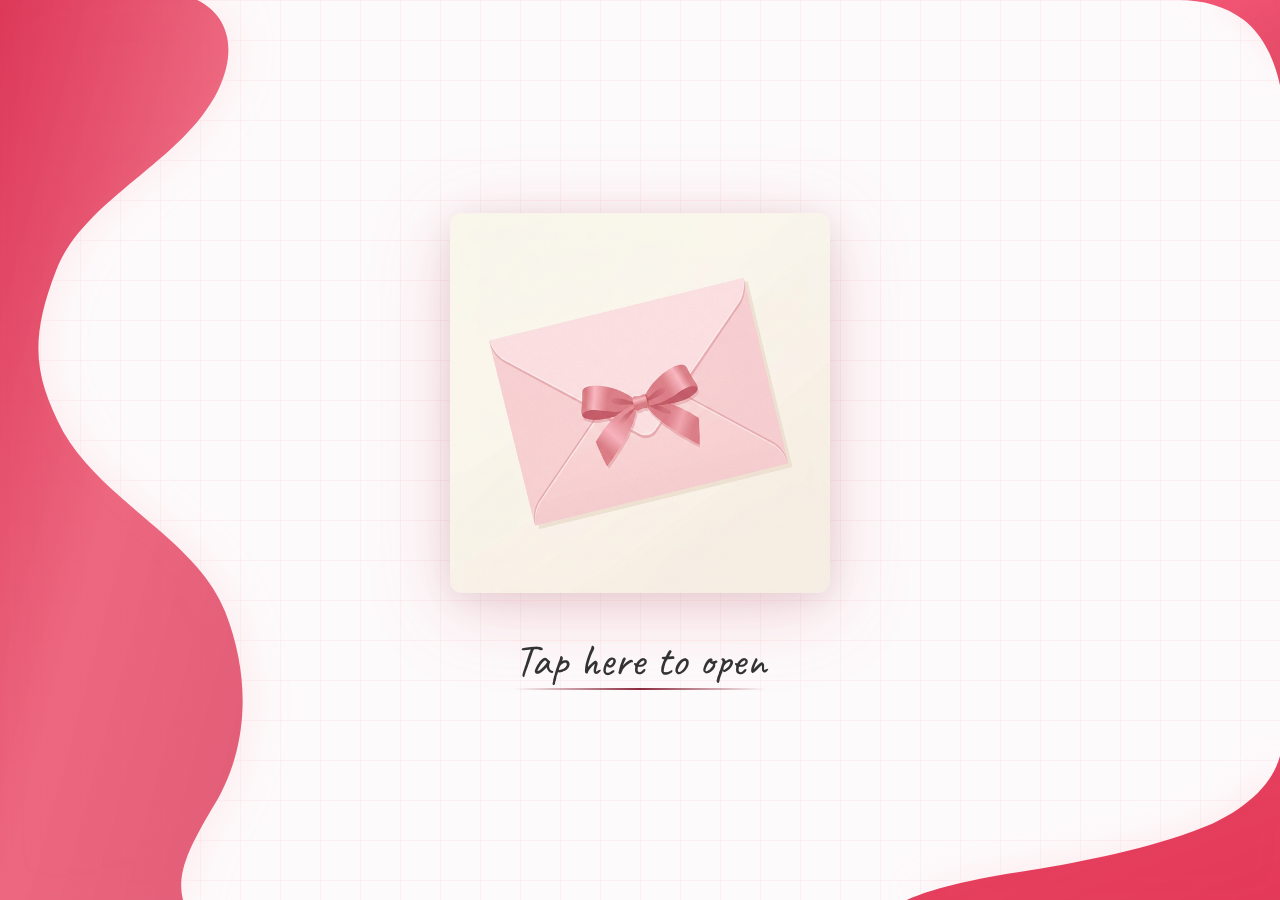
<file: envelope.html>
<!DOCTYPE html>
<html lang="en">

<head>
    <meta charset="UTF-8">
    <meta name="viewport" content="width=device-width, initial-scale=1.0">
    <title>A Special Surprise</title>
    <link rel="stylesheet" href="style.css">
    <link
        href="https://fonts.googleapis.com/css2?family=Dancing+Script:wght@400;700&family=Caveat:wght@400;700&display=swap"
        rel="stylesheet">
    <style>
        body, html {
            margin: 0;
            padding: 0;
            width: 100%;
            height: 100%;
            overflow: hidden;
            background-color: var(--bg-cream);
        }

        /* ===== Envelope Page ===== */
        .envelope-page {
            position: relative;
            z-index: 15;
            display: flex;
            flex-direction: column;
            align-items: center;
            justify-content: center;
            min-height: 100vh;
            padding: 40px;
            animation: fadeInUp 1s ease-out;
        }

        .envelope-wrapper {
            position: relative;
            cursor: pointer;
            transition: transform 0.4s cubic-bezier(0.34, 1.56, 0.64, 1);
        }

        .envelope-wrapper:hover {
            transform: scale(1.03) translateY(-5px);
        }

        .envelope-wrapper:active {
            transform: scale(0.98);
        }

        .envelope-img {
            width: 380px;
            max-width: 80vw;
            border-radius: 12px;
            filter: drop-shadow(0 15px 40px rgba(211, 49, 82, 0.2))
                    drop-shadow(0 5px 15px rgba(0, 0, 0, 0.08));
            transition: filter 0.3s ease;
        }

        .envelope-wrapper:hover .envelope-img {
            filter: drop-shadow(0 20px 50px rgba(211, 49, 82, 0.3))
                    drop-shadow(0 8px 20px rgba(0, 0, 0, 0.1));
        }

        /* Sparkle particles around envelope */
        .sparkle {
            position: absolute;
            width: 6px;
            height: 6px;
            background: #e33051;
            border-radius: 50%;
            opacity: 0;
            animation: sparkleFloat 3s ease-in-out infinite;
        }

        .sparkle:nth-child(1) { top: -10px; left: 20%; animation-delay: 0s; }
        .sparkle:nth-child(2) { top: 10%; right: -10px; animation-delay: 0.5s; }
        .sparkle:nth-child(3) { bottom: -10px; left: 40%; animation-delay: 1s; }
        .sparkle:nth-child(4) { top: 30%; left: -10px; animation-delay: 1.5s; }
        .sparkle:nth-child(5) { top: -10px; right: 30%; animation-delay: 2s; }
        .sparkle:nth-child(6) { bottom: 20%; right: -10px; animation-delay: 0.8s; }

        @keyframes sparkleFloat {
            0%, 100% { opacity: 0; transform: scale(0) translateY(0); }
            50% { opacity: 0.8; transform: scale(1.2) translateY(-10px); }
        }

        /* Pulsing glow behind envelope */
        .envelope-glow {
            position: absolute;
            top: 50%;
            left: 50%;
            transform: translate(-50%, -50%);
            width: 420px;
            height: 320px;
            max-width: 85vw;
            background: radial-gradient(ellipse, rgba(255, 182, 193, 0.35) 0%, transparent 70%);
            border-radius: 50%;
            animation: glowPulse 3s ease-in-out infinite;
            z-index: -1;
        }

        @keyframes glowPulse {
            0%, 100% { transform: translate(-50%, -50%) scale(1); opacity: 0.6; }
            50% { transform: translate(-50%, -50%) scale(1.1); opacity: 1; }
        }

        /* Tap Here Text */
        .tap-text {
            font-family: 'Caveat', cursive;
            font-size: 2.8rem;
            color: #333;
            margin-top: 35px;
            opacity: 0;
            animation: fadeInUp 1s ease-out 0.5s forwards;
            position: relative;
        }

        .tap-text::after {
            content: '';
            position: absolute;
            bottom: -2px;
            left: 0;
            width: 100%;
            height: 2px;
            background: linear-gradient(90deg, transparent, #8c2a3d, transparent);
            animation: underlineShimmer 2s ease-in-out infinite;
        }

        @keyframes underlineShimmer {
            0%, 100% { opacity: 0.3; transform: scaleX(0.8); }
            50% { opacity: 0.8; transform: scaleX(1); }
        }

        /* Small hearts floating */
        .floating-hearts {
            position: fixed;
            top: 0;
            left: 0;
            width: 100%;
            height: 100%;
            pointer-events: none;
            z-index: 5;
            overflow: hidden;
        }

        .heart {
            position: absolute;
            font-size: 1.2rem;
            opacity: 0;
            animation: heartFloat 6s ease-in-out infinite;
            color: #e33051;
        }

        .heart:nth-child(1) { left: 10%; animation-delay: 0s; }
        .heart:nth-child(2) { left: 25%; animation-delay: 1.2s; font-size: 0.9rem; }
        .heart:nth-child(3) { left: 45%; animation-delay: 2.5s; }
        .heart:nth-child(4) { left: 65%; animation-delay: 0.8s; font-size: 1.5rem; }
        .heart:nth-child(5) { left: 80%; animation-delay: 3s; font-size: 0.8rem; }
        .heart:nth-child(6) { left: 90%; animation-delay: 1.8s; }
        .heart:nth-child(7) { left: 35%; animation-delay: 4s; font-size: 1.1rem; }
        .heart:nth-child(8) { left: 55%; animation-delay: 2s; }

        @keyframes heartFloat {
            0% { transform: translateY(100vh) rotate(0deg); opacity: 0; }
            10% { opacity: 0.6; }
            90% { opacity: 0.6; }
            100% { transform: translateY(-10vh) rotate(45deg); opacity: 0; }
        }

        @keyframes fadeInUp {
            from { opacity: 0; transform: translateY(30px); }
            to { opacity: 1; transform: translateY(0); }
        }

        /* ===== Letter Overlay (hidden initially) ===== */
        .letter-overlay {
            position: fixed;
            top: 0;
            left: 0;
            width: 100%;
            height: 100%;
            background: rgba(0, 0, 0, 0.5);
            z-index: 100;
            display: none;
            align-items: center;
            justify-content: center;
            opacity: 0;
            transition: opacity 0.5s ease;
        }

        .letter-overlay.active {
            display: flex;
            opacity: 1;
        }

        .letter-card {
            background: linear-gradient(135deg, #fff9fa, #fff0f3, #ffe8ee);
            border-radius: 24px;
            padding: 50px 45px;
            max-width: 520px;
            width: 90%;
            text-align: center;
            box-shadow: 0 25px 80px rgba(211, 49, 82, 0.25),
                        0 10px 30px rgba(0, 0, 0, 0.1);
            transform: scale(0.5) translateY(50px);
            animation: letterPop 0.6s cubic-bezier(0.34, 1.56, 0.64, 1) forwards;
            position: relative;
            overflow: hidden;
        }

        .letter-card::before {
            content: '';
            position: absolute;
            top: 0;
            left: 0;
            right: 0;
            height: 5px;
            background: linear-gradient(90deg, #e33051, #f06292, #e33051);
        }

        @keyframes letterPop {
            to { transform: scale(1) translateY(0); }
        }

        .letter-card h2 {
            font-family: 'Dancing Script', cursive;
            font-size: 3.2rem;
            color: #8c2a3d;
            margin-bottom: 20px;
            text-shadow: 1px 1px 2px rgba(0,0,0,0.05);
        }

        .letter-card p {
            font-family: 'Caveat', cursive;
            font-size: 1.6rem;
            color: #555;
            line-height: 1.8;
            margin-bottom: 15px;
        }

        .letter-card .signature {
            font-family: 'Dancing Script', cursive;
            font-size: 1.8rem;
            color: #e33051;
            margin-top: 25px;
        }

        .letter-card .close-btn {
            position: absolute;
            top: 15px;
            right: 20px;
            font-size: 1.5rem;
            color: #ccc;
            cursor: pointer;
            transition: color 0.3s;
            background: none;
            border: none;
            font-family: inherit;
        }

        .letter-card .close-btn:hover {
            color: #e33051;
        }

        .confetti-container {
            position: fixed;
            top: 0;
            left: 0;
            width: 100%;
            height: 100%;
            pointer-events: none;
            z-index: 101;
            overflow: hidden;
        }

        .confetti-piece {
            position: absolute;
            top: -20px;
            width: 10px;
            height: 10px;
            opacity: 0;
        }

        /* Envelope open animation */
        .envelope-opening .envelope-img {
            animation: envelopeOpen 0.8s ease-in-out forwards;
        }

        @keyframes envelopeOpen {
            0% { transform: scale(1); }
            30% { transform: scale(1.1) rotate(-3deg); }
            60% { transform: scale(1.15) rotate(2deg); }
            100% { transform: scale(0.9) translateY(-30px); opacity: 0.3; }
        }
    </style>
</head>

<body>

    <!-- Grid Background -->
    <div class="grid-background"></div>

    <!-- Left Wavy Border -->
    <svg class="border-left" viewBox="0 0 400 1000" preserveAspectRatio="none" xmlns="http://www.w3.org/2000/svg">
        <defs>
            <linearGradient id="leftGrad" x1="0%" y1="0%" x2="100%" y2="100%">
                <stop offset="0%" style="stop-color:#db2e50; stop-opacity:0.95" />
                <stop offset="50%" style="stop-color:#eb5b75; stop-opacity:0.92" />
                <stop offset="100%" style="stop-color:#df5470; stop-opacity:0.95" />
            </linearGradient>
        </defs>
        <path d="
            M0,0
            L280,0
            C320,15 340,50 310,100
            C260,180 120,220 80,300
            C40,380 50,420 90,480
            C150,560 280,600 320,680
            C360,760 350,840 300,900
            C270,940 250,970 260,1000
            L0,1000
            Z
        " fill="url(#leftGrad)" />
    </svg>

    <!-- Top-Right Corner Accent -->
    <svg class="border-top-right" viewBox="0 0 500 500" preserveAspectRatio="none" xmlns="http://www.w3.org/2000/svg">
        <defs>
            <linearGradient id="trGrad" x1="0%" y1="0%" x2="100%" y2="100%">
                <stop offset="0%" style="stop-color:#f44568; stop-opacity:0.9" />
                <stop offset="100%" style="stop-color:#e0405d; stop-opacity:0.95" />
            </linearGradient>
        </defs>
        <path d="
            M280,0
            C330,0 380,15 420,50
            C465,90 490,160 500,220
            L500,0
            Z
        " fill="url(#trGrad)" />
    </svg>

    <!-- Bottom-Right Corner Accent -->
    <svg class="border-bottom-right" viewBox="0 0 600 600" preserveAspectRatio="none" xmlns="http://www.w3.org/2000/svg">
        <defs>
            <linearGradient id="brGrad" x1="100%" y1="100%" x2="0%" y2="0%">
                <stop offset="0%" style="stop-color:#e33051; stop-opacity:0.95" />
                <stop offset="40%" style="stop-color:#e33051; stop-opacity:0.93" />
                <stop offset="100%" style="stop-color:#e33051; stop-opacity:0.9" />
            </linearGradient>
        </defs>
        <path d="
            M600,280
            C590,340 560,390 510,430
            C440,480 350,510 280,530
            C200,550 140,570 100,600
            L600,600
            Z
        " fill="url(#brGrad)" />
    </svg>

    <!-- Floating Hearts -->
    <div class="floating-hearts">
        <span class="heart">♥</span>
        <span class="heart">♥</span>
        <span class="heart">♥</span>
        <span class="heart">♥</span>
        <span class="heart">♥</span>
        <span class="heart">♥</span>
        <span class="heart">♥</span>
        <span class="heart">♥</span>
    </div>

    <!-- Envelope Section -->
    <div class="envelope-page">
        <div class="envelope-wrapper" id="envelope" onclick="openEnvelope()">
            <div class="envelope-glow"></div>
            <span class="sparkle"></span>
            <span class="sparkle"></span>
            <span class="sparkle"></span>
            <span class="sparkle"></span>
            <span class="sparkle"></span>
            <span class="sparkle"></span>
            <img src="envelope.png" alt="Birthday Envelope" class="envelope-img">
        </div>
        <p class="tap-text">Tap here to open</p>
    </div>

    <!-- Letter Overlay -->
    <div class="letter-overlay" id="letterOverlay">
        <div class="letter-card">
            <button class="close-btn" onclick="closeEnvelope()">&times;</button>
            <h2>Happy Birthday! 🎂</h2>
            <p>
                Wishing you the most amazing birthday ever! 🎉<br>
                You deserve all the happiness in the world. ✨<br>
                May your day be filled with love, laughter, and cake! 🍰
            </p>
            <p class="signature">With love ❤️</p>
        </div>
    </div>

    <!-- Confetti Container -->
    <div class="confetti-container" id="confettiContainer"></div>

    <script>
        function openEnvelope() {
            const envelope = document.getElementById('envelope');

            // Animate envelope opening
            envelope.classList.add('envelope-opening');

            // Navigate to surprise page after animation
            setTimeout(() => {
                window.location.href = 'surprise.html';
            }, 800);
        }

        function closeEnvelope() {
            const envelope = document.getElementById('envelope');
            const overlay = document.getElementById('letterOverlay');

            overlay.classList.remove('active');
            setTimeout(() => {
                overlay.style.display = 'none';
                envelope.classList.remove('envelope-opening');
            }, 500);
        }

        function launchConfetti() {
            const container = document.getElementById('confettiContainer');
            const colors = ['#e33051', '#f06292', '#ff8a80', '#ffcdd2', '#ffd54f', '#81d4fa', '#b39ddb', '#fff'];
            const shapes = ['circle', 'square', 'triangle'];

            for (let i = 0; i < 80; i++) {
                const piece = document.createElement('div');
                piece.className = 'confetti-piece';
                const color = colors[Math.floor(Math.random() * colors.length)];
                const shape = shapes[Math.floor(Math.random() * shapes.length)];
                const left = Math.random() * 100;
                const delay = Math.random() * 0.8;
                const duration = 2 + Math.random() * 2;
                const size = 6 + Math.random() * 8;
                const rotation = Math.random() * 360;

                piece.style.left = left + '%';
                piece.style.width = size + 'px';
                piece.style.height = size + 'px';
                piece.style.backgroundColor = color;
                piece.style.animationDelay = delay + 's';

                if (shape === 'circle') {
                    piece.style.borderRadius = '50%';
                } else if (shape === 'triangle') {
                    piece.style.width = '0';
                    piece.style.height = '0';
                    piece.style.backgroundColor = 'transparent';
                    piece.style.borderLeft = (size/2) + 'px solid transparent';
                    piece.style.borderRight = (size/2) + 'px solid transparent';
                    piece.style.borderBottom = size + 'px solid ' + color;
                }

                piece.style.animation = `confettiFall ${duration}s ease-in ${delay}s forwards`;
                container.appendChild(piece);

                // Clean up after animation
                setTimeout(() => {
                    piece.remove();
                }, (duration + delay) * 1000 + 500);
            }
        }

        // Add confetti animation dynamically
        const styleSheet = document.createElement('style');
        styleSheet.textContent = `
            @keyframes confettiFall {
                0% {
                    transform: translateY(0) rotate(0deg);
                    opacity: 1;
                }
                25% {
                    transform: translateY(25vh) rotate(${90 + Math.random() * 180}deg) translateX(${(Math.random() - 0.5) * 100}px);
                    opacity: 1;
                }
                75% {
                    opacity: 0.7;
                }
                100% {
                    transform: translateY(100vh) rotate(${360 + Math.random() * 360}deg) translateX(${(Math.random() - 0.5) * 200}px);
                    opacity: 0;
                }
            }
        `;
        document.head.appendChild(styleSheet);

        // Close overlay when clicking outside
        document.getElementById('letterOverlay').addEventListener('click', function(e) {
            if (e.target === this) {
                closeEnvelope();
            }
        });
    </script>

</body>

</html>
</file>
<file: style.css>
@import url('https://fonts.googleapis.com/css2?family=Dancing+Script:wght@700&family=Playfair+Display:ital,wght@0,700;1,400&family=Luckiest+Guy&family=Great+Vibes&display=swap');

:root {
    --bg-cream: #fdfafb;
    --primary-pink: #d33152;
    --accent-pink: #e33051;
    --soft-pink: #c72f57;
    --grid-line: rgba(255, 182, 193, 0.15);
    --dot-color: rgba(255, 182, 193, 0.2);
}

* {
    margin: 0;
    padding: 0;
    box-sizing: border-box;
}

body,
html {
    width: 100%;
    height: 100%;
    background-color: var(--bg-cream);
    overflow-x: hidden;
    font-family: 'Playfair Display', serif;
    color: var(--primary-pink);
}

/* ===== Grid Background ===== */
.grid-background {
    position: fixed;
    top: 0;
    left: 0;
    width: 100%;
    height: 100%;
    z-index: 1;
    background-image:
        linear-gradient(var(--grid-line) 1px, transparent 1px),
        linear-gradient(90deg, var(--grid-line) 1px, transparent 1px);
    background-size: 40px 40px;
    pointer-events: none;
}

/* Paper-like texture overlay */
.grid-background::after {
    content: "";
    position: absolute;
    top: 0;
    left: 0;
    width: 100%;
    height: 100%;
    background-image: url("https://www.transparenttextures.com/patterns/paper-fibers.png");
    opacity: 0.06;
    pointer-events: none;
}

/* ===== SVG Border Shapes ===== */

/* Left border: Elegant narrower S-curve ribbon */
.border-left {
    position: fixed;
    left: 0;
    top: 0;
    width: 22vw;
    height: 100vh;
    z-index: 10;
    pointer-events: none;
    filter: drop-shadow(4px 0 20px rgba(255, 182, 193, 0.25));
}

/* Top-right corner accent */
.border-top-right {
    position: fixed;
    top: 0;
    right: 0;
    width: 18vw;
    height: 22vh;
    z-index: 10;
    pointer-events: none;
    filter: drop-shadow(-2px 2px 12px rgba(255, 182, 193, 0.2));
}

/* Bottom-right corner accent */
.border-bottom-right {
    position: fixed;
    bottom: 0;
    right: 0;
    width: 35vw;
    height: 30vh;
    z-index: 10;
    pointer-events: none;
    filter: drop-shadow(-2px -4px 16px rgba(255, 182, 193, 0.22));
}



/* ===== Content Area ===== */
.content-area {
    position: relative;
    z-index: 15;
    min-height: 100vh;
    padding: 60px 80px 60px 26vw;
}

/* ===== Hero Section ===== */
.hero-section {
    display: flex;
    flex-direction: row;
    align-items: center;
    justify-content: center;
    min-height: calc(100vh - 120px);
    gap: 60px;
    animation: fadeIn 1.5s ease-out;
    position: relative;
    /* Anchor for the cat sticker */
}

.text-content {
    display: flex;
    flex-direction: column;
    align-items: center;
    text-align: center;
    transform: translateX(-10%);
    /* Shifts words slightly to the left */
}

.hey-title {
    font-size: 8rem;
    font-family: 'Luckiest Guy', cursive;
    color: #8c2a3d;
    -webkit-text-stroke: 2px #fff;
    text-shadow: 4px 4px 0px rgba(0, 0, 0, 0.1);
    margin: 0;
    line-height: 1;
}

.subtitle-bold {
    font-size: 3rem;
    font-family: 'Dancing Script', cursive;
    color: #1a1a1a;
    margin: 10px 0;
}

.question-thin {
    font-size: 2.5rem;
    font-family: 'Great Vibes', cursive;
    color: #333;
    margin: 0 0 30px 0;
}

.button-group {
    display: flex;
    gap: 20px;
}

.btn {
    padding: 15px 60px;
    border-radius: 50px;
    border: none;
    font-size: 2rem;
    font-family: 'Playfair Display', serif;
    font-weight: bold;
    color: white;
    background-color: #a64d5e;
    cursor: pointer;
    box-shadow: 0 4px 15px rgba(0, 0, 0, 0.1);
    transition: all 0.3s ease;
}

.btn:hover {
    transform: scale(1.05);
    background-color: #8c2a3d;
    box-shadow: 0 6px 20px rgba(0, 0, 0, 0.15);
}

.cat-container {
    position: absolute;
    z-index: 20;
}

/* --- STICKER POSITIONING (Independent for each page) --- */

/* 1. Initial State (KNOCK KNOCK) */
.state-initial .cat-container {
    top: 50%;
    left: 58%;
}

/* 2. "No" State (UH OH) */
.state-no .cat-container {
    top: 2%;
    left: 70%;
}

/* cat3 is bigger on the "No" page */
.state-no .hero-cat {
    max-width: 800px;
    /* Even larger for the 'No' page */
}

/* 3. "Yes" State (YAYYYY) */
.state-yes .cat-container {
    top: 45%;
    left: 75%;
}

/* 4. New "Excited" State (Are you excited?) */
.state-excited .cat-container {
    top: 35%;
    left: 70%;
}

/* cat4 is bigger on the "Excited" page */
.state-excited .hero-cat {
    max-width: 750px;
    /* Even bigger as requested */
    filter: none;
    /* Keeping it clear/exact */
    mix-blend-mode: normal;
}

/* 5. Sad State (So you don't love me) */
.state-sad .cat-container {
    top: 25%;
    left: 65%;
}

.state-sad .hero-cat {
    max-width: 400px;
}

/* 6. Final Surprise State (HAPPY BIRTHDAY) */
/* ─── CHANGE THESE VALUES TO MOVE THE CAT ─── */
/*   top:  0% = very top,  50% = middle,  100% = bottom   */
/*   left: 0% = far left,  50% = center,  100% = far right */
.state-final-surprise .cat-container {
    top: 30%;       /* ← change this to move cat UP / DOWN   */
    left: 75%;      /* ← change this to move cat LEFT / RIGHT */
}

.state-final-surprise .hero-cat {
    max-width: 280px;  /* ← change this to resize the cat */
}

/* ------------------------------------------------------ */


.hero-cat {
    max-width: 220px;
    width: 100%;
    filter: drop-shadow(0 10px 20px rgba(0, 0, 0, 0.1));
    transition: transform 0.5s ease;
    animation: float 4s ease-in-out infinite;
    mix-blend-mode: multiply;
}

@keyframes float {

    0%,
    100% {
        transform: translateY(0);
    }

    50% {
        transform: translateY(-15px);
    }
}

.hero-cat:hover {
    transform: scale(1.05) rotate(2deg);
}

.message-container {
    text-align: center;
}

.birthday-title {
    font-size: 5rem;
    font-family: 'Dancing Script', cursive;
    color: var(--primary-pink);
    margin-bottom: 20px;
    text-shadow: 2px 2px 4px rgba(0, 0, 0, 0.05);
}

.birthday-subtitle {
    font-size: 1.5rem;
    font-style: italic;
    color: var(--accent-pink);
    opacity: 0.8;
}

/* ===== Animations ===== */
@keyframes fadeIn {
    from {
        opacity: 0;
        transform: translateY(20px);
    }

    to {
        opacity: 1;
        transform: translateY(0);
    }
}

@keyframes btnFadeIn {
    from {
        opacity: 0;
        transform: translateY(15px);
    }
    to {
        opacity: 1;
        transform: translateY(0);
    }
}

/* Responsive adjustments */
@media (max-width: 1024px) {
    .content-area {
        padding: 40px 40px 40px 30vw;
    }

    .birthday-title {
        font-size: 3.5rem;
    }
}
</file>
